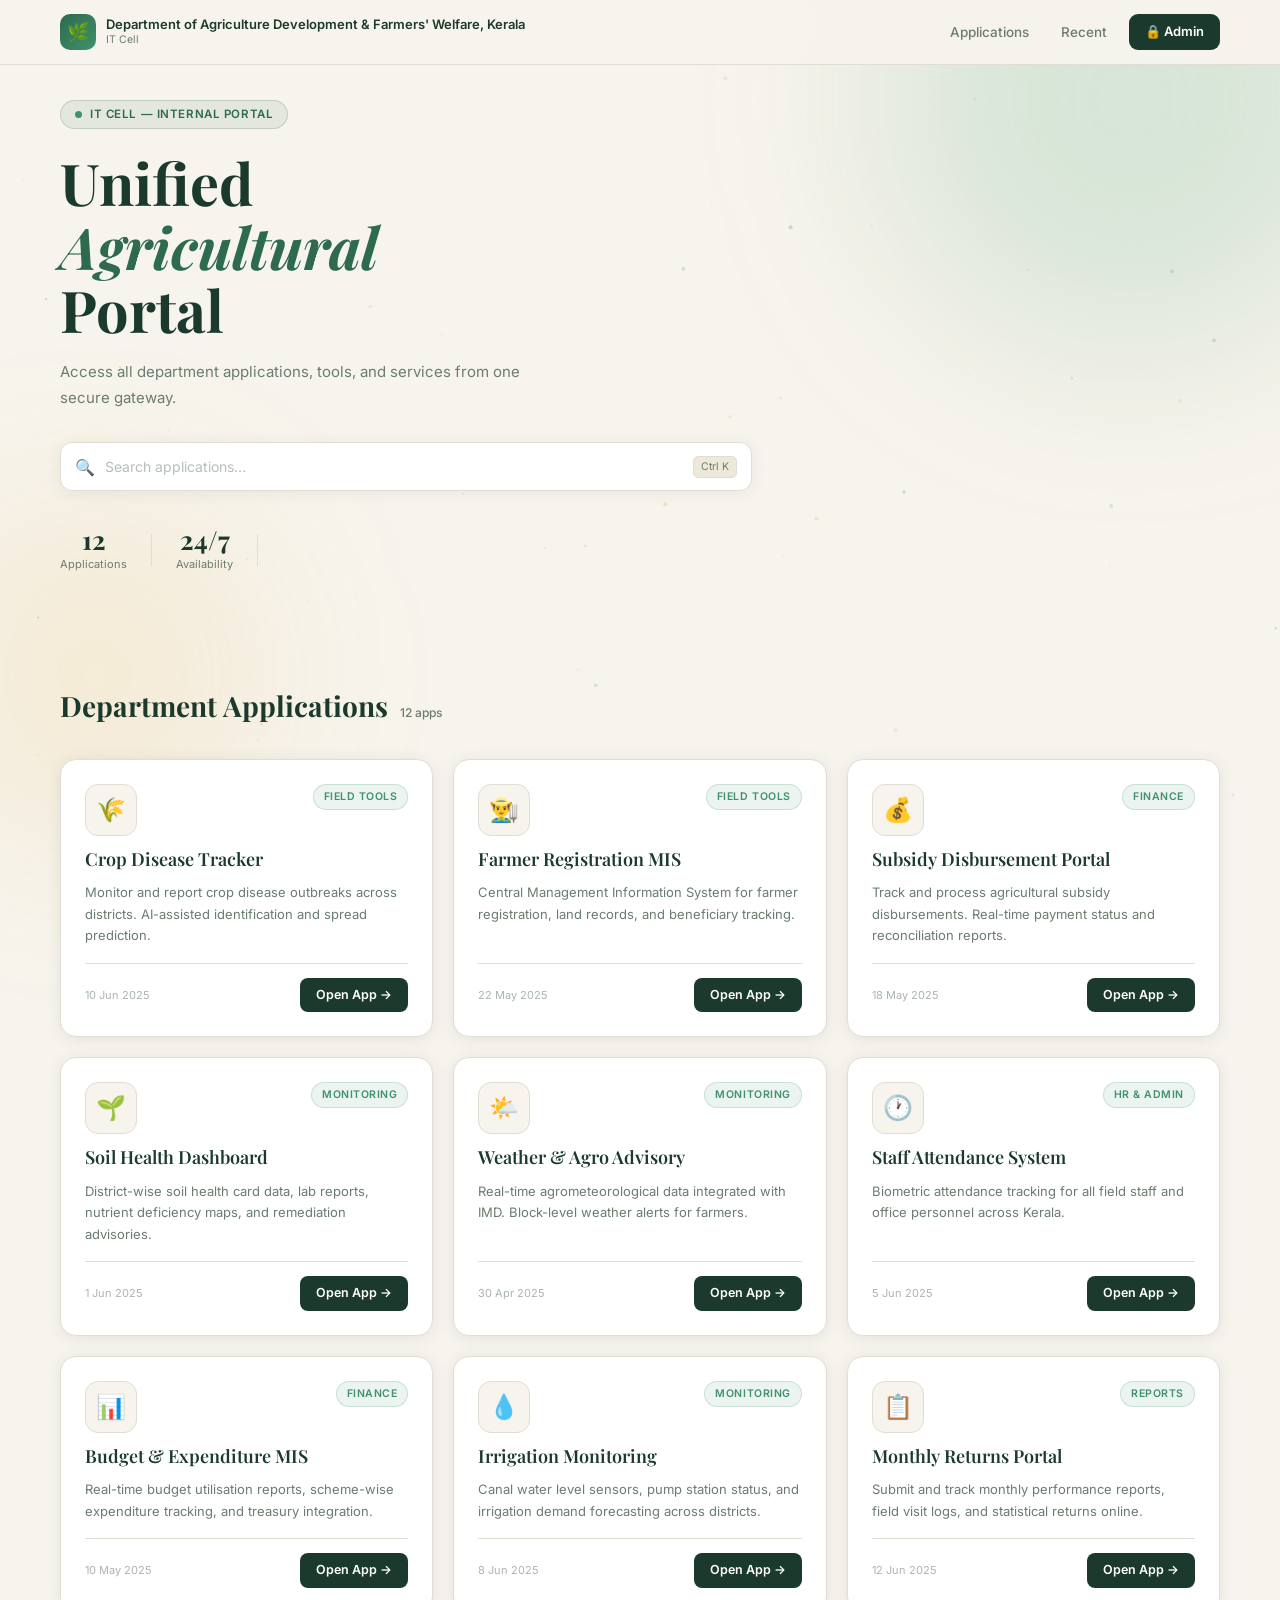
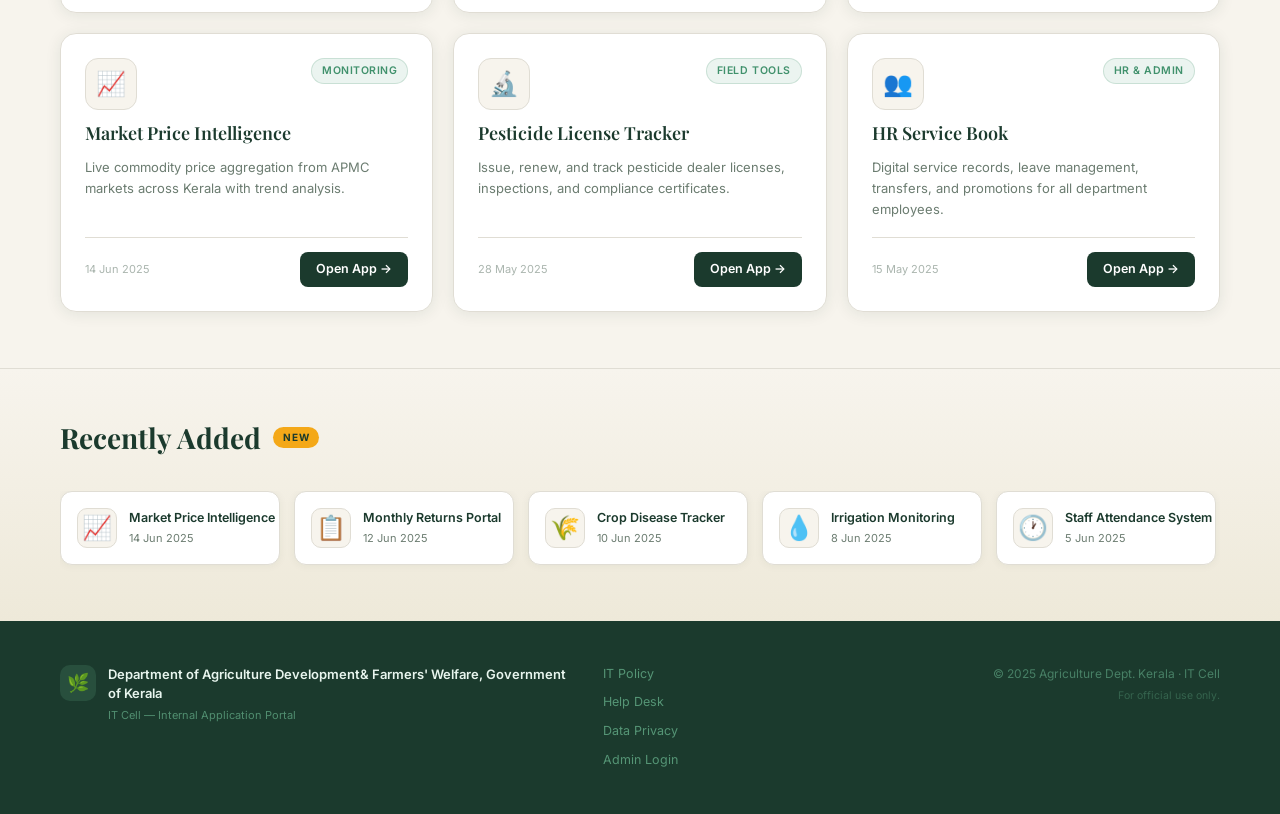
<file: index.html>
<!DOCTYPE html>
<html lang="en">
<head>
  <meta charset="UTF-8" />
  <meta name="viewport" content="width=device-width, initial-scale=1.0"/>
  <title>AgriTech Portal — Agriculture Department IT Cell</title>
  <link rel="preconnect" href="https://fonts.googleapis.com"/>
  <link rel="preconnect" href="https://fonts.gstatic.com" crossorigin/>
  <link href="https://fonts.googleapis.com/css2?family=Inter:wght@300;400;500;600;700&family=Playfair+Display:ital,wght@0,600;0,700;1,600&display=swap" rel="stylesheet"/>
  <style>
    :root {
      --forest:#1b3a2d; --leaf:#2d6a4f; --sage:#40916c; --mint:#74c69d;
      --light-mint:#d8f3dc; --gold:#c8960c; --amber:#f4a818;
      --cream:#f7f4ed; --sand:#ede8d8; --white:#ffffff;
      --ink:#111a14; --gray:#6b7c70; --line:#e0ddd4;
      --card-shadow:0 2px 16px rgba(27,58,45,0.09);
      --card-shadow-hover:0 12px 40px rgba(27,58,45,0.18);
      --radius:16px;
      --font:'Inter',-apple-system,BlinkMacSystemFont,'Segoe UI',sans-serif;
      --font-display:'Playfair Display',Georgia,'Times New Roman',serif;
    }
    *,*::before,*::after{box-sizing:border-box;margin:0;padding:0;}
    html{scroll-behavior:smooth;-webkit-text-size-adjust:100%;}
    body{font-family:var(--font);background:var(--cream);color:var(--ink);overflow-x:hidden;min-height:100vh;line-height:1.5;}
    img{display:block;max-width:100%;}
    a{color:inherit;text-decoration:none;}
    button{font-family:var(--font);cursor:pointer;}

    /* Background canvas */
    #bgCanvas{position:fixed;top:0;left:0;width:100%;height:100%;z-index:0;pointer-events:none;opacity:0.5;}
    .bg-blob{position:fixed;border-radius:50%;filter:blur(90px);pointer-events:none;z-index:0;}
    .bg-blob-1{width:500px;height:500px;background:radial-gradient(circle,#74c69d44,#2d6a4f22);top:-150px;right:-100px;animation:blobDrift1 20s ease-in-out infinite;}
    .bg-blob-2{width:350px;height:350px;background:radial-gradient(circle,#f4a81822,#c8960c11);bottom:50px;left:-80px;animation:blobDrift2 25s ease-in-out infinite;}
    @keyframes blobDrift1{0%,100%{transform:translate(0,0) scale(1)}50%{transform:translate(-30px,50px) scale(1.08)}}
    @keyframes blobDrift2{0%,100%{transform:translate(0,0) scale(1)}50%{transform:translate(40px,-30px) scale(0.92)}}

    .container{max-width:1200px;margin:0 auto;padding:0 20px;position:relative;z-index:2;}

    /* ---- HEADER ---- */
    .header{position:fixed;top:0;left:0;right:0;z-index:100;background:rgba(247,244,237,0.93);backdrop-filter:blur(16px);-webkit-backdrop-filter:blur(16px);border-bottom:1px solid var(--line);transition:box-shadow 0.3s;}
    .header.scrolled{box-shadow:0 2px 24px rgba(27,58,45,0.10);}
    .header-inner{max-width:1200px;margin:0 auto;padding:0 20px;height:64px;display:flex;align-items:center;gap:16px;}

    .logo-block{display:flex;align-items:center;gap:10px;flex-shrink:0;text-decoration:none;}
    .logo-icon{width:36px;height:36px;min-width:36px;background:linear-gradient(135deg,var(--leaf),var(--sage));border-radius:10px;display:flex;align-items:center;justify-content:center;font-size:18px;line-height:1;}
    .logo-text-block{display:flex;flex-direction:column;gap:1px;}
    .logo-dept{font-size:13px;font-weight:600;color:var(--forest);white-space:nowrap;line-height:1.2;}
    .logo-sub{font-size:10.5px;color:var(--gray);white-space:nowrap;line-height:1.2;}

    .header-nav{display:flex;align-items:center;gap:4px;margin-left:auto;}
    .nav-link{color:var(--gray);font-size:13.5px;font-weight:500;padding:7px 14px;border-radius:8px;transition:all 0.18s;white-space:nowrap;}
    .nav-link:hover{color:var(--forest);background:var(--sand);}
    .nav-admin{display:flex;align-items:center;gap:6px;background:var(--forest);color:#fff;font-size:13px;font-weight:600;padding:8px 16px;border-radius:9px;transition:all 0.18s;white-space:nowrap;margin-left:4px;text-decoration:none;}
    .nav-admin:hover{background:var(--leaf);transform:translateY(-1px);}

    .hamburger{display:none;flex-direction:column;gap:5px;background:none;border:none;padding:6px;margin-left:auto;}
    .hamburger span{display:block;width:22px;height:2px;background:var(--forest);border-radius:2px;transition:all 0.25s;}
    .mobile-nav{display:none;flex-direction:column;padding:10px 20px 16px;border-top:1px solid var(--line);background:var(--cream);gap:2px;}
    .mobile-nav.open{display:flex;}
    .mobile-nav a{color:var(--forest);font-size:14px;font-weight:500;padding:10px 0;border-bottom:1px solid var(--line);text-decoration:none;}
    .mobile-nav a:last-child{border-bottom:none;}

    /* ---- HERO ---- */
    .hero{position:relative;z-index:2;padding:100px 0 64px;}
    .hero-inner{max-width:1200px;margin:0 auto;padding:0 20px;display:grid;grid-template-columns:1fr 420px;align-items:center;gap:48px;}

    .hero-badge{display:inline-flex;align-items:center;gap:8px;background:rgba(45,106,79,0.09);border:1px solid rgba(45,106,79,0.2);color:var(--leaf);font-size:11.5px;font-weight:600;letter-spacing:0.05em;text-transform:uppercase;padding:5px 14px;border-radius:50px;margin-bottom:22px;animation:fadeUp 0.5s ease both;}
    .badge-pulse{width:7px;height:7px;background:var(--sage);border-radius:50%;animation:pulse 2s ease infinite;flex-shrink:0;}
    @keyframes pulse{0%,100%{opacity:1;transform:scale(1)}50%{opacity:0.4;transform:scale(1.5)}}

    .hero-title{font-family:var(--font-display);font-size:clamp(36px,4.5vw,60px);line-height:1.1;color:var(--forest);margin-bottom:18px;animation:fadeUp 0.5s 0.08s ease both;}
    .hero-title em{font-style:italic;color:var(--leaf);}
    .hero-desc{font-size:15px;color:var(--gray);line-height:1.7;max-width:460px;margin-bottom:32px;animation:fadeUp 0.5s 0.16s ease both;}

    .search-box{display:flex;align-items:center;gap:10px;background:var(--white);border:1.5px solid var(--line);border-radius:12px;padding:4px 14px;margin-bottom:36px;box-shadow:0 2px 16px rgba(27,58,45,0.07);transition:border-color 0.2s,box-shadow 0.2s;animation:fadeUp 0.5s 0.22s ease both;}
    .search-box:focus-within{border-color:var(--mint);box-shadow:0 0 0 3px rgba(116,198,157,0.2);}
    .search-box-icon{color:var(--gray);font-size:16px;flex-shrink:0;line-height:1;}
    .search-box input{flex:1;border:none;outline:none;background:transparent;font-family:var(--font);font-size:14px;color:var(--ink);padding:11px 0;}
    .search-box input::placeholder{color:#b5bfb8;}
    .search-shortcut{font-size:10.5px;color:var(--gray);background:var(--sand);border:1px solid var(--line);border-radius:5px;padding:2px 7px;white-space:nowrap;flex-shrink:0;}

    .hero-stats{display:flex;align-items:center;gap:24px;animation:fadeUp 0.5s 0.3s ease both;}
    .hero-stat{text-align:center;}
    .hero-stat-num{display:block;font-family:var(--font-display);font-size:26px;color:var(--forest);line-height:1;font-weight:700;}
    .hero-stat-lbl{font-size:11px;color:var(--gray);margin-top:3px;display:block;}
    .stat-sep{width:1px;height:32px;background:var(--line);flex-shrink:0;}

    /* Hero right panel */
    .hero-visual{animation:fadeUp 0.5s 0.2s ease both;}
    .visual-card{background:var(--white);border:1.5px solid var(--line);border-radius:20px;padding:24px;box-shadow:var(--card-shadow);}
    .vc-header{display:flex;align-items:center;gap:8px;margin-bottom:20px;}
    .vc-dot{width:10px;height:10px;border-radius:50%;flex-shrink:0;}
    .vc-title{font-size:12px;font-weight:600;color:var(--gray);letter-spacing:0.04em;text-transform:uppercase;margin-left:4px;}
    .vc-grid{display:grid;grid-template-columns:repeat(3,1fr);gap:10px;}
    .vc-item{background:var(--cream);border:1px solid var(--line);border-radius:12px;padding:16px 10px;display:flex;flex-direction:column;align-items:center;gap:8px;transition:all 0.22s ease;cursor:default;}
    .vc-item:hover{background:var(--light-mint);border-color:var(--mint);transform:translateY(-3px);}
    .vc-emoji{font-size:24px;line-height:1;}
    .vc-label{font-size:10px;font-weight:600;color:var(--gray);text-align:center;line-height:1.3;}
    .vc-status{display:flex;align-items:center;justify-content:space-between;margin-top:16px;padding-top:16px;border-top:1px solid var(--line);}
    .vc-status-text{font-size:11.5px;color:var(--gray);}
    .vc-status-badge{display:flex;align-items:center;gap:5px;font-size:11px;font-weight:600;color:var(--sage);background:rgba(64,145,108,0.1);padding:3px 10px;border-radius:50px;}
    .vc-online-dot{width:6px;height:6px;background:var(--sage);border-radius:50%;animation:pulse 2s ease infinite;}

    @keyframes fadeUp{from{opacity:0;transform:translateY(18px)}to{opacity:1;transform:translateY(0)}}

    /* ---- FILTERS ---- */
    .filters-wrap{position:relative;z-index:2;background:var(--cream);border-bottom:1px solid var(--line);}
    .filters-inner{max-width:1200px;margin:0 auto;padding:14px 20px;display:flex;gap:8px;overflow-x:auto;scrollbar-width:none;}
    .filters-inner::-webkit-scrollbar{display:none;}
    .filter-btn{background:var(--white);border:1.5px solid var(--line);color:var(--gray);font-size:13px;font-weight:500;padding:7px 18px;border-radius:50px;white-space:nowrap;transition:all 0.18s;}
    .filter-btn:hover{border-color:var(--mint);color:var(--leaf);}
    .filter-btn.active{background:var(--forest);border-color:var(--forest);color:#fff;}

    /* ---- APPS SECTION ---- */
    .apps-section{position:relative;z-index:2;padding:48px 0 56px;}
    .section-head{display:flex;align-items:baseline;gap:12px;margin-bottom:32px;}
    .section-title{font-family:var(--font-display);font-size:28px;color:var(--forest);}
    .apps-count-badge{font-size:12px;color:var(--gray);font-weight:500;}

    .apps-grid{display:grid;grid-template-columns:repeat(auto-fill,minmax(290px,1fr));gap:20px;}

    .app-card{background:var(--white);border:1.5px solid var(--line);border-radius:var(--radius);padding:24px;display:flex;flex-direction:column;gap:12px;transition:transform 0.25s cubic-bezier(0.34,1.4,0.64,1),box-shadow 0.25s ease,border-color 0.2s;box-shadow:var(--card-shadow);position:relative;overflow:hidden;animation:fadeUp 0.4s ease both;}
    .app-card::after{content:'';position:absolute;top:0;left:0;right:0;height:3px;background:linear-gradient(90deg,var(--sage),var(--amber));transform:scaleX(0);transform-origin:left;transition:transform 0.3s ease;border-radius:16px 16px 0 0;}
    .app-card:hover{transform:translateY(-5px);box-shadow:var(--card-shadow-hover);border-color:rgba(116,198,157,0.4);}
    .app-card:hover::after{transform:scaleX(1);}

    .card-row-top{display:flex;align-items:flex-start;justify-content:space-between;gap:12px;}
    .card-icon{width:52px;height:52px;min-width:52px;border-radius:13px;display:flex;align-items:center;justify-content:center;font-size:24px;line-height:1;border:1.5px solid var(--line);overflow:hidden;background:var(--cream);}
    .card-icon img{width:100%;height:100%;object-fit:cover;border-radius:11px;}
    .card-icon.auto-icon{font-family:var(--font);font-size:18px;font-weight:700;color:#fff;border:none;letter-spacing:-0.02em;}
    .card-cat{font-size:10.5px;font-weight:600;letter-spacing:0.05em;text-transform:uppercase;padding:4px 10px;border-radius:50px;background:rgba(64,145,108,0.1);color:var(--sage);border:1px solid rgba(64,145,108,0.2);white-space:nowrap;align-self:flex-start;}
    .card-name{font-family:var(--font-display);font-size:18px;font-weight:600;color:var(--forest);line-height:1.25;}
    .card-desc{font-size:13px;color:var(--gray);line-height:1.65;flex:1;}
    .card-footer{display:flex;align-items:center;justify-content:space-between;padding-top:14px;border-top:1px solid var(--line);margin-top:4px;}
    .card-date{font-size:11px;color:#aab5ae;}
    .card-btn{display:inline-flex;align-items:center;gap:5px;background:var(--forest);color:#fff;font-size:12.5px;font-weight:600;padding:8px 16px;border-radius:8px;border:none;transition:all 0.18s;text-decoration:none;white-space:nowrap;}
    .card-btn:hover{background:var(--leaf);transform:scale(1.04);}

    .loading-state{grid-column:1/-1;display:flex;flex-direction:column;align-items:center;gap:14px;padding:72px 0;color:var(--gray);font-size:14px;}
    .spinner{width:34px;height:34px;border:3px solid var(--line);border-top-color:var(--sage);border-radius:50%;animation:spin 0.75s linear infinite;}
    @keyframes spin{to{transform:rotate(360deg)}}
    .no-results{text-align:center;padding:72px 0;color:var(--gray);}
    .no-results-emoji{font-size:44px;margin-bottom:14px;}
    .no-results h3{font-family:var(--font-display);font-size:22px;color:var(--forest);margin-bottom:6px;}
    .no-results p{font-size:13px;}

    /* ---- RECENT ---- */
    .recent-section{position:relative;z-index:2;padding:48px 0;background:linear-gradient(180deg,var(--cream) 0%,#eee9d9 100%);border-top:1px solid var(--line);}
    .new-badge{font-size:10px;font-weight:700;letter-spacing:0.08em;text-transform:uppercase;background:var(--amber);color:var(--forest);padding:3px 10px;border-radius:50px;align-self:center;}
    .recent-scroll{display:flex;gap:14px;overflow-x:auto;padding-bottom:8px;scrollbar-width:thin;scrollbar-color:var(--line) transparent;-webkit-overflow-scrolling:touch;}
    .recent-card{flex-shrink:0;width:220px;background:var(--white);border:1.5px solid var(--line);border-radius:12px;padding:16px;display:flex;align-items:center;gap:12px;text-decoration:none;transition:all 0.22s ease;box-shadow:0 1px 8px rgba(27,58,45,0.05);}
    .recent-card:hover{transform:translateY(-4px);box-shadow:0 8px 24px rgba(27,58,45,0.12);border-color:var(--mint);}
    .recent-icon{width:40px;height:40px;min-width:40px;border-radius:10px;display:flex;align-items:center;justify-content:center;font-size:18px;line-height:1;border:1.5px solid var(--line);background:var(--cream);overflow:hidden;flex-shrink:0;}
    .recent-icon img{width:100%;height:100%;object-fit:cover;}
    .recent-icon.auto-icon{font-size:13px;font-weight:700;color:#fff;border:none;}
    .recent-name{font-size:12.5px;font-weight:600;color:var(--forest);white-space:nowrap;overflow:hidden;text-overflow:ellipsis;}
    .recent-date{font-size:11px;color:var(--gray);margin-top:2px;}

    /* ---- FOOTER ---- */
    .footer{background:var(--forest);position:relative;z-index:2;}
    .footer-inner{max-width:1200px;margin:0 auto;padding:44px 20px;display:grid;grid-template-columns:1fr auto 1fr;gap:32px;align-items:start;}
    .footer-brand{display:flex;align-items:flex-start;gap:12px;}
    .footer-logo-icon{width:36px;height:36px;min-width:36px;background:rgba(116,198,157,0.15);border-radius:10px;display:flex;align-items:center;justify-content:center;font-size:18px;line-height:1;}
    .footer-dept{font-size:13px;font-weight:600;color:#e8f5ee;}
    .footer-cell{font-size:11px;color:rgba(116,198,157,0.6);margin-top:3px;}
    .footer-links{display:flex;flex-direction:column;gap:10px;}
    .footer-links a{color:rgba(116,198,157,0.65);font-size:12.5px;text-decoration:none;transition:color 0.18s;}
    .footer-links a:hover{color:var(--mint);}
    .footer-right{text-align:right;}
    .footer-copy{font-size:12px;color:rgba(116,198,157,0.5);}
    .footer-note{font-size:10.5px;color:rgba(116,198,157,0.3);margin-top:5px;}

    /* ---- RESPONSIVE ---- */
    @media(max-width:900px){
      .hero-inner{grid-template-columns:1fr;}
      .hero-visual{display:none;}
      .footer-inner{grid-template-columns:1fr;gap:24px;}
      .footer-right{text-align:left;}
    }
    @media(max-width:640px){
      .header-nav{display:none;}
      .hamburger{display:flex;}
      .apps-grid{grid-template-columns:1fr;}
      .hero-title{font-size:34px;}
      .search-shortcut{display:none;}
      .footer-links{flex-direction:row;flex-wrap:wrap;gap:12px 20px;}
    }
  </style>
</head>
<body>

<canvas id="bgCanvas"></canvas>
<div class="bg-blob bg-blob-1"></div>
<div class="bg-blob bg-blob-2"></div>

<!-- HEADER -->
<header class="header" id="mainHeader">
  <div class="header-inner">
    <a href="index.html" class="logo-block">
      <div class="logo-icon">🌿</div>
      <div class="logo-text-block">
        <span class="logo-dept">Department of Agriculture Development & Farmers' Welfare, Kerala</span>
        <span class="logo-sub">IT Cell</span>
      </div>
    </a>
    <nav class="header-nav">
      <a href="#apps" class="nav-link">Applications</a>
      <a href="#recent" class="nav-link">Recent</a>
      <a href="admin/login.html" class="nav-admin">🔒 Admin</a>
    </nav>
    <button class="hamburger" id="hamburger" aria-label="Menu">
      <span></span><span></span><span></span>
    </button>
  </div>
  <div class="mobile-nav" id="mobileNav">
    <a href="#apps">Applications</a>
    <a href="#recent">Recently Added</a>
    <a href="admin/login.html">Admin Panel</a>
  </div>
  <meta http-equiv="Cache-Control" content="no-cache, no-store, must-revalidate">
  <meta http-equiv="Pragma" content="no-cache">
  <meta http-equiv="Expires" content="0">
</header>

<!-- HERO -->
<section class="hero">
  <div class="hero-inner">
    <div>
      <div class="hero-badge"><span class="badge-pulse"></span>IT Cell — Internal Portal</div>
      <h1 class="hero-title"> Unified<br><em>Agricultural</em><br>Portal</h1>
      <p class="hero-desc">Access all department applications, tools, and services from one secure gateway. </p>
      <div class="search-box">
        <span class="search-box-icon">🔍</span>
        <input type="text" id="searchInput" placeholder="Search applications…" autocomplete="off"/>
        <span class="search-shortcut">Ctrl K</span>
      </div>
      <div class="hero-stats">
        <div class="hero-stat">
          <span class="hero-stat-num" id="statAppsNum">0</span>
          <span class="hero-stat-lbl">Applications</span>
        </div>
        <div class="stat-sep"></div>
        <div class="hero-stat">
          <span class="hero-stat-num">24/7</span>
          <span class="hero-stat-lbl">Availability</span>
        </div>
        <div class="stat-sep"></div>
      </div>
    </div>


</section>

<!-- APPS GRID -->
<section class="apps-section">
  <div class="container">
    <div class="section-head">
      <h2 class="section-title">Department Applications</h2>
      <span class="apps-count-badge" id="appsCount">Loading…</span>
    </div>
    <div class="apps-grid" id="appsGrid">
      <div class="loading-state"><div class="spinner"></div><p>Loading applications…</p></div>
    </div>
    <div class="no-results" id="noResults" style="display:none;">
      <div class="no-results-emoji">🔍</div>
      <h3>No applications found</h3>
      <p>Try a different search or category filter</p>
    </div>
  </div>
</section>

<!-- RECENTLY ADDED -->
<section class="recent-section" id="recent">
  <div class="container">
    <div class="section-head">
      <h2 class="section-title">Recently Added</h2>
      <span class="new-badge">New</span>
    </div>
    <div class="recent-scroll" id="recentScroll"></div>
  </div>
</section>

<!-- FOOTER -->
<footer class="footer">
  <div class="footer-inner">
    <div class="footer-brand">
      <div class="footer-logo-icon">🌿</div>
      <div>
        <p class="footer-dept">Department of Agriculture Development& Farmers' Welfare, Government of Kerala</p>
        <p class="footer-cell">IT Cell — Internal Application Portal</p>
      </div>
    </div>
    <div class="footer-links">
      <a href="#">IT Policy</a>
      <a href="#">Help Desk</a>
      <a href="#">Data Privacy</a>
      <a href="admin/login.html">Admin Login</a>
    </div>
    <div class="footer-right">
      <p class="footer-copy">© 2025 Agriculture Dept. Kerala · IT Cell</p>
      <p class="footer-note">For official use only.</p>
    </div>
  </div>
</footer>

<script src="js/data.js"></script>
<script src="js/app.js"></script>
</body>
</html>
</file>
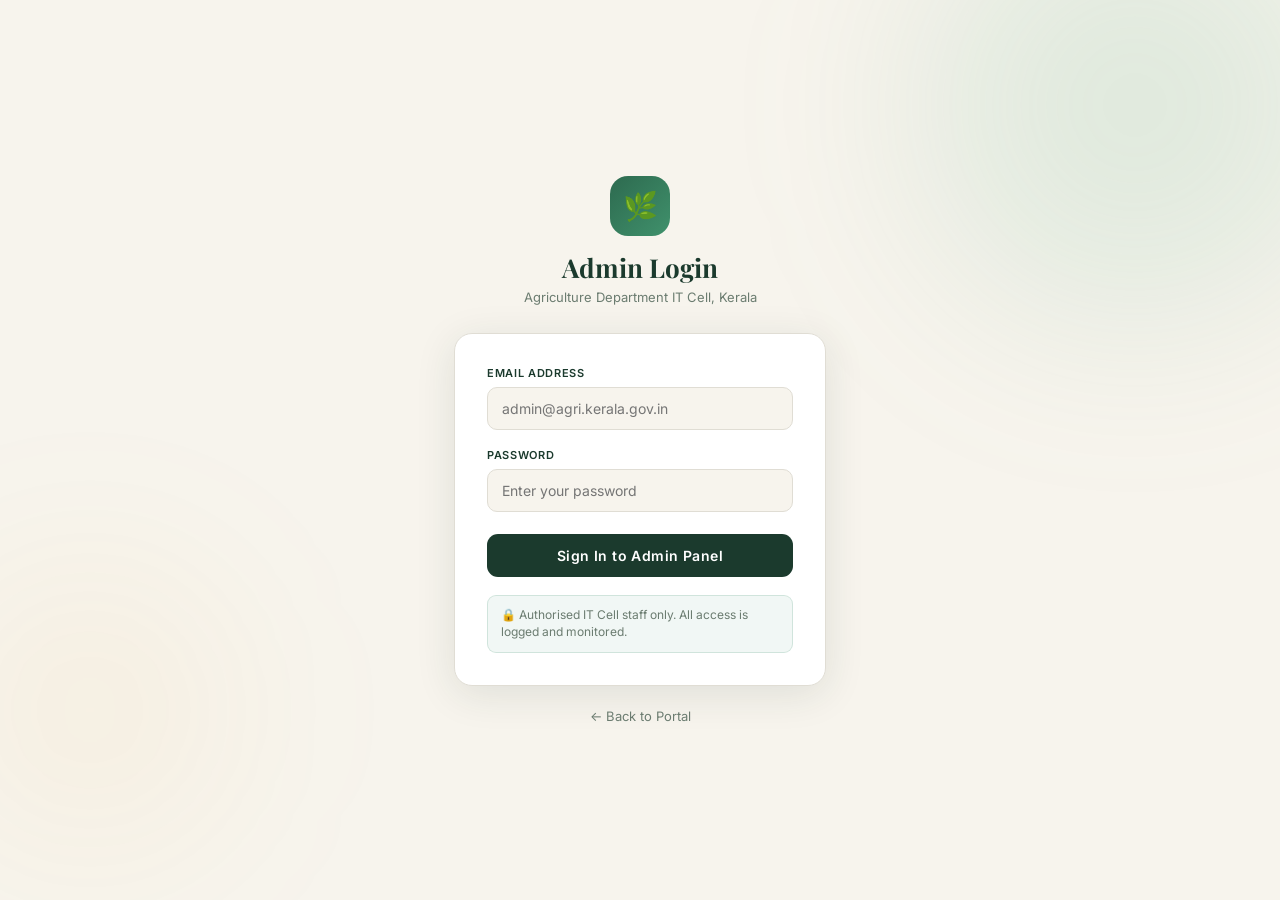
<file: admin/login.html>
<!DOCTYPE html>
<html lang="en">
<head>
  <meta charset="UTF-8">
  <meta name="viewport" content="width=device-width, initial-scale=1.0">
  <title>Admin Login — AgriTech Portal</title>
  <link rel="preconnect" href="https://fonts.googleapis.com">
  <link rel="preconnect" href="https://fonts.gstatic.com" crossorigin>
  <link href="https://fonts.googleapis.com/css2?family=Inter:wght@300;400;500;600;700&family=Playfair+Display:ital,wght@0,600;1,600&display=swap" rel="stylesheet">
  <style>
    :root {
      --forest: #1b3a2d; --leaf: #2d6a4f; --sage: #40916c; --mint: #74c69d;
      --cream: #f7f4ed; --sand: #ede8d8; --white: #ffffff;
      --ink: #111a14; --gray: #6b7c70; --line: #e0ddd4;
      --font: Inter, -apple-system, BlinkMacSystemFont, "Segoe UI", sans-serif;
      --font-display: "Playfair Display", Georgia, serif;
    }
    *, *::before, *::after { box-sizing: border-box; margin: 0; padding: 0; }
    html, body { height: 100%; }
    body {
      font-family: var(--font); background: var(--cream); color: var(--ink);
      display: flex; align-items: center; justify-content: center;
      min-height: 100vh; overflow: hidden;
    }
    .bg-blob { position: fixed; border-radius: 50%; filter: blur(90px); pointer-events: none; z-index: 0; }
    .bg-blob-1 { width: 450px; height: 450px; background: radial-gradient(circle, #74c69d33, #2d6a4f11); top: -120px; right: -80px; animation: bd1 20s ease-in-out infinite; }
    .bg-blob-2 { width: 300px; height: 300px; background: radial-gradient(circle, #f4a81811, #c8960c08); bottom: 40px; left: -60px; animation: bd2 25s ease-in-out infinite; }
    @keyframes bd1 { 0%,100%{transform:translate(0,0)} 50%{transform:translate(-20px,30px)} }
    @keyframes bd2 { 0%,100%{transform:translate(0,0)} 50%{transform:translate(30px,-20px)} }

    .login-wrap { position: relative; z-index: 2; width: 100%; max-width: 420px; padding: 24px; animation: fadeUp 0.45s ease both; }
    @keyframes fadeUp { from{opacity:0;transform:translateY(20px)} to{opacity:1;transform:translateY(0)} }

    .login-logo { text-align: center; margin-bottom: 28px; }
    .login-emblem {
      width: 60px; height: 60px;
      background: linear-gradient(135deg, var(--leaf), var(--sage));
      border-radius: 18px; display: inline-flex; align-items: center;
      justify-content: center; font-size: 28px; line-height: 1; margin-bottom: 14px;
    }
    .login-logo h2 { font-family: var(--font-display); font-size: 26px; color: var(--forest); margin-bottom: 4px; }
    .login-logo p  { font-size: 13px; color: var(--gray); }

    .login-card {
      background: var(--white); border: 1.5px solid var(--line);
      border-radius: 18px; padding: 32px;
      box-shadow: 0 8px 40px rgba(27,58,45,0.11);
    }
    .error-box {
      background: #fff5f5; border: 1px solid #fca5a5; color: #dc2626;
      font-size: 13px; padding: 12px 14px; border-radius: 10px;
      margin-bottom: 18px; display: none;
    }
    .form-group { margin-bottom: 18px; }
    .form-label { display: block; font-size: 11px; font-weight: 600; color: var(--forest); letter-spacing: 0.06em; text-transform: uppercase; margin-bottom: 7px; }
    .form-input {
      width: 100%; padding: 12px 14px; font-family: var(--font); font-size: 14px; color: var(--ink);
      background: var(--cream); border: 1.5px solid var(--line); border-radius: 10px;
      outline: none; transition: border-color 0.2s, box-shadow 0.2s;
    }
    .form-input:focus { border-color: var(--mint); box-shadow: 0 0 0 3px rgba(116,198,157,0.2); }
    .login-btn {
      width: 100%; padding: 13px; background: var(--forest); color: #fff;
      font-family: var(--font); font-size: 14px; font-weight: 600;
      border: none; border-radius: 11px; cursor: pointer; transition: all 0.2s;
      letter-spacing: 0.03em; margin-top: 4px;
    }
    .login-btn:hover   { background: var(--leaf); transform: translateY(-1px); }
    .login-btn:active  { transform: translateY(0); }
    .login-btn:disabled { opacity: 0.6; cursor: not-allowed; transform: none; }
    .security-note {
      display: flex; align-items: center; gap: 8px;
      margin-top: 18px; padding: 11px 13px;
      background: rgba(64,145,108,0.07); border: 1px solid rgba(64,145,108,0.18);
      border-radius: 9px; font-size: 12px; color: var(--gray); line-height: 1.4;
    }
    .back-link { display: block; text-align: center; margin-top: 22px; color: var(--gray); font-size: 13px; text-decoration: none; transition: color 0.18s; }
    .back-link:hover { color: var(--leaf); }
  </style>
</head>
<body>
  <div class="bg-blob bg-blob-1"></div>
  <div class="bg-blob bg-blob-2"></div>

  <div class="login-wrap">
    <div class="login-logo">
      <div class="login-emblem">🌿</div>
      <h2>Admin Login</h2>
      <p>Agriculture Department IT Cell, Kerala</p>
    </div>

    <div class="login-card">
      <div class="error-box" id="errorBox">Invalid email or password. Please try again.</div>
      <div class="form-group">
        <label class="form-label" for="email">Email Address</label>
        <input type="email" id="email" class="form-input" placeholder="admin@agri.kerala.gov.in" autocomplete="username">
      </div>
      <div class="form-group">
        <label class="form-label" for="password">Password</label>
        <input type="password" id="password" class="form-input" placeholder="Enter your password" autocomplete="current-password">
      </div>
      <button class="login-btn" id="loginBtn" onclick="doLogin()">Sign In to Admin Panel</button>
      <div class="security-note">
        🔒 Authorised IT Cell staff only. All access is logged and monitored.
      </div>
    </div>
    <a href="../index.html" class="back-link">← Back to Portal</a>
  </div>

  <script>
    // ── Config ──────────────────────────────────────────────────────────
    const API_URL        = "https://script.google.com/macros/s/AKfycbwTFslOra6l_N082o_aYOnKqTEEYeB0DiFtkAbz-QyPZ7qWRCBl8zeYocqQQmONGHAGpA/exec";
    const ADMIN_EMAIL    = "admin@agri.kerala.gov.in";
    const ADMIN_PASSWORD = "AgriAdmin@2025";

    // Pre-fill remembered email
    const remembered = localStorage.getItem("agri_admin_email");
    if (remembered) document.getElementById("email").value = remembered;

    // ── Local admin list (reads from localStorage, falls back to hardcoded) ──
    function getLocalAdminList() {
      try {
        const raw = localStorage.getItem("agri_admin_users");
        if (raw) return JSON.parse(raw);
      } catch (e) {}
      return [{ email: ADMIN_EMAIL, password: ADMIN_PASSWORD, name: "Super Admin", role: "superadmin" }];
    }

    // ── Login ────────────────────────────────────────────────────────────
    async function doLogin() {
      const email  = document.getElementById("email").value.trim();
      const pass   = document.getElementById("password").value;
      const errEl  = document.getElementById("errorBox");
      const btn    = document.getElementById("loginBtn");

      errEl.style.display = "none";
      if (!email || !pass) {
        errEl.style.display = "block";
        errEl.textContent   = "Please enter both email and password.";
        return;
      }

      btn.disabled    = true;
      btn.textContent = "Signing in…";

      let apiSuccess = false;

      // STEP 1: Try Apps Script API first
      try {
        const res  = await fetch(API_URL, {
          method:  "POST",
          headers: { "Content-Type": "text/plain" },
          body:    JSON.stringify({ action: "login", email, password: pass }),
        });
        const data = await res.json();

        if (data.success) {
          localStorage.setItem("agri_admin_session", JSON.stringify({
            email,
            token: data.token,
            name: data.name || email,
            ts: Date.now(),
          }));
          localStorage.setItem("agri_admin_email", email);
          btn.textContent = "✓ Redirecting…";
          setTimeout(() => { window.location.href = "panel.html"; }, 500);
          apiSuccess = true;
          return;
        }

        console.warn("API auth: credentials not found in sheet, trying local fallback");
      } catch (err) {
        console.warn("API unreachable, trying local fallback:", err.message);
      }

      if (apiSuccess) return;

      // STEP 2: Local fallback
      const admins = getLocalAdminList();
      const matched = admins.find(a => a.email === email && a.password === pass);

      if (matched) {
        localStorage.setItem("agri_admin_session", JSON.stringify({
          email,
          token: "",
          name: matched.name || email,
          ts: Date.now(),
        }));
        localStorage.setItem("agri_admin_email", email);
        btn.textContent = "✓ Redirecting…";
        setTimeout(() => { window.location.href = "panel.html"; }, 500);
      } else {
        errEl.style.display = "block";
        errEl.textContent   = "Invalid email or password. Please try again.";
        document.getElementById("password").value = "";
        document.getElementById("password").focus();
        btn.disabled    = false;
        btn.textContent = "Sign In to Admin Panel";
      }
    }

    document.addEventListener("keydown", e => {
      if (e.key === "Enter") doLogin();
    });
  </script>
</body>
</html>
</file>
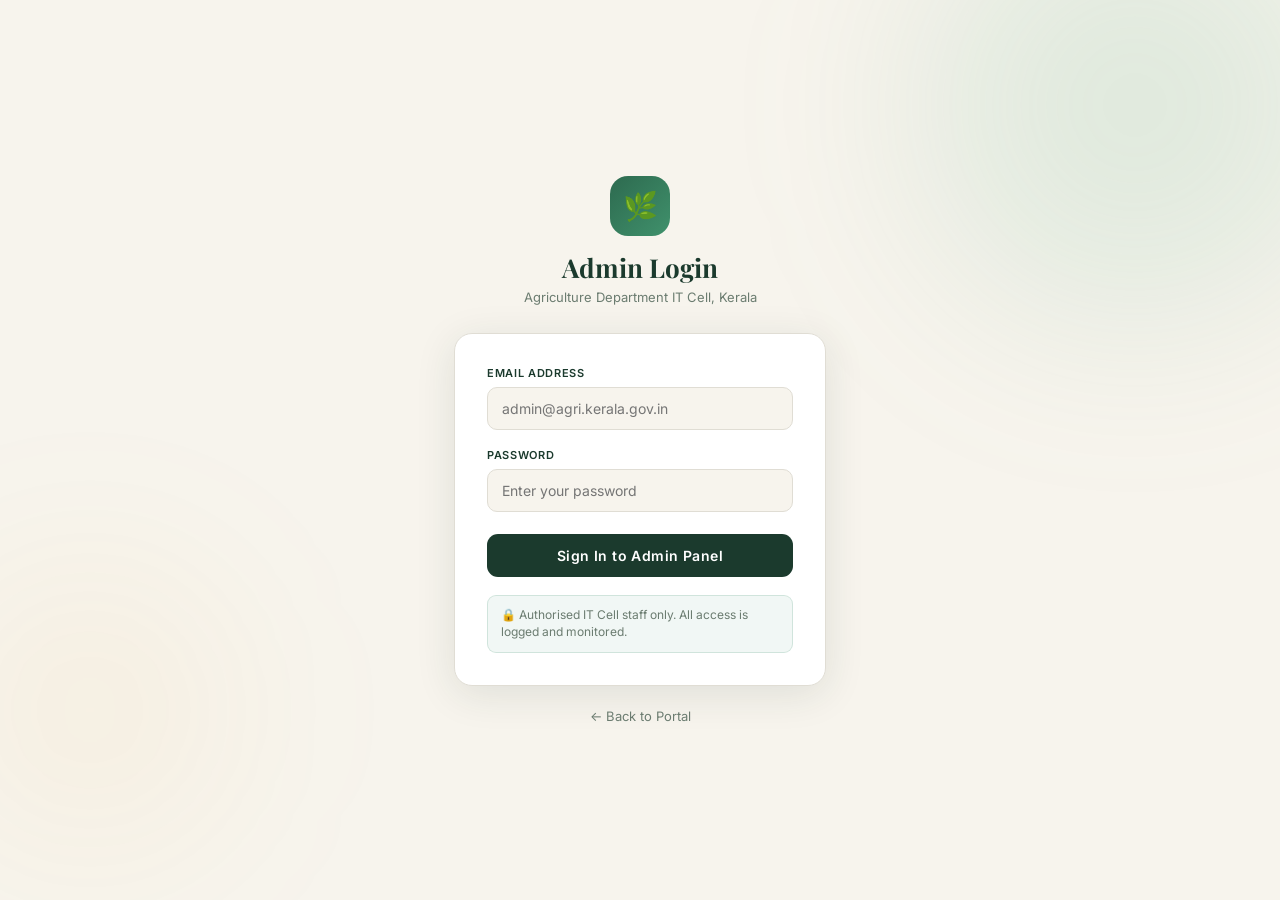
<file: admin/panel.html>
<!DOCTYPE html>
<html lang="en">
<head>
<meta charset="UTF-8">
<meta name="viewport" content="width=device-width, initial-scale=1.0">
<title>Admin Panel — AgriTech Portal</title>
<link rel="preconnect" href="https://fonts.googleapis.com">
<link href="https://fonts.googleapis.com/css2?family=Sora:wght@300;400;500;600;700&family=DM+Serif+Display:ital@0;1&display=swap" rel="stylesheet">
<style>
:root{--forest:#1a3a2a;--leaf:#2d6a4f;--sage:#52b788;--mint:#95d5b2;--gold:#d4a017;--cream:#f8f4e8;--sand:#ede8d8;--ink:#0f1f15;--muted:#5a6e5e;--line:rgba(45,106,79,0.15);--radius:14px;--font-body:'Sora',system-ui,sans-serif;--font-display:'DM Serif Display',Georgia,serif}
*,*::before,*::after{box-sizing:border-box;margin:0;padding:0}
body{font-family:var(--font-body);background:#f0ede4;color:var(--ink);min-height:100vh}
.layout{display:flex;min-height:100vh}
.sidebar{width:240px;flex-shrink:0;background:var(--forest);display:flex;flex-direction:column;position:fixed;top:0;left:0;bottom:0;z-index:50}
.sidebar-brand{padding:24px 20px;border-bottom:1px solid rgba(255,255,255,0.08);display:flex;align-items:center;gap:10px}
.brand-icon{font-size:22px}
.brand-label{font-size:13px;font-weight:600;color:var(--cream);line-height:1.3}
.brand-sub{font-size:10px;color:rgba(149,213,178,0.6);display:block}
.sidebar-nav{flex:1;padding:16px 10px;display:flex;flex-direction:column;gap:4px}
.nav-item{display:flex;align-items:center;gap:10px;padding:10px 12px;border-radius:10px;color:rgba(149,213,178,0.7);font-size:13px;font-weight:500;cursor:pointer;transition:all 0.2s;border:none;background:none;width:100%;text-align:left}
.nav-item:hover{background:rgba(255,255,255,0.06);color:var(--mint)}
.nav-item.active{background:rgba(82,183,136,0.18);color:var(--mint)}
.nav-item .ni{font-size:16px}
.sidebar-foot{padding:16px 10px;border-top:1px solid rgba(255,255,255,0.08)}
.admin-info{display:flex;align-items:center;gap:10px;padding:10px 12px;background:rgba(255,255,255,0.05);border-radius:10px;margin-bottom:8px}
.admin-avatar{width:32px;height:32px;background:linear-gradient(135deg,var(--sage),var(--gold));border-radius:50%;display:flex;align-items:center;justify-content:center;font-size:12px;font-weight:700;color:#fff;flex-shrink:0}
.admin-name{font-size:12px;color:var(--cream);font-weight:500;overflow:hidden;text-overflow:ellipsis;white-space:nowrap;max-width:130px}
.admin-role{font-size:10px;color:rgba(149,213,178,0.5)}
.logout-btn{width:100%;padding:9px;background:rgba(255,255,255,0.06);border:1px solid rgba(255,255,255,0.1);border-radius:9px;color:rgba(149,213,178,0.7);font-family:var(--font-body);font-size:12px;cursor:pointer;transition:all 0.2s}
.logout-btn:hover{background:rgba(220,38,38,0.15);color:#fca5a5;border-color:rgba(220,38,38,0.3)}
.main{margin-left:240px;flex:1;padding:32px}
.page-header{display:flex;align-items:center;justify-content:space-between;margin-bottom:32px;gap:16px}
.page-title{font-family:var(--font-display);font-size:28px;color:var(--forest)}
.page-subtitle{font-size:13px;color:var(--muted);margin-top:2px}
.add-btn{display:inline-flex;align-items:center;gap:8px;background:var(--forest);color:var(--cream);font-family:var(--font-body);font-size:13px;font-weight:600;padding:11px 20px;border:none;border-radius:11px;cursor:pointer;transition:all 0.2s;white-space:nowrap}
.add-btn:hover{background:var(--leaf);transform:translateY(-1px)}
.stats-bar{display:grid;grid-template-columns:repeat(4,1fr);gap:16px;margin-bottom:32px}
.stat-card{background:#fff;border:1.5px solid var(--line);border-radius:14px;padding:20px;display:flex;align-items:center;gap:14px}
.stat-icon{width:44px;height:44px;border-radius:12px;display:flex;align-items:center;justify-content:center;font-size:20px;flex-shrink:0}
.stat-val{font-size:24px;font-family:var(--font-display);color:var(--forest)}
.stat-lbl{font-size:11px;color:var(--muted)}
.table-card{background:#fff;border:1.5px solid var(--line);border-radius:var(--radius);overflow:hidden;box-shadow:0 2px 16px rgba(26,58,42,0.06)}
.table-toolbar{display:flex;align-items:center;gap:12px;padding:16px 20px;border-bottom:1.5px solid var(--line)}
.table-search{flex:1;padding:9px 14px;font-family:var(--font-body);font-size:13px;color:var(--forest);background:var(--cream);border:1.5px solid var(--line);border-radius:9px;outline:none;transition:all 0.2s}
.table-search:focus{border-color:var(--sage);box-shadow:0 0 0 3px rgba(82,183,136,0.15)}
.table-wrap{overflow-x:auto}
table{width:100%;border-collapse:collapse}
th{text-align:left;font-size:11px;font-weight:600;letter-spacing:0.06em;text-transform:uppercase;color:var(--muted);padding:12px 20px;background:var(--cream);border-bottom:1.5px solid var(--line)}
td{padding:14px 20px;border-bottom:1px solid var(--line);vertical-align:middle}
tr:last-child td{border-bottom:none}
tr:hover td{background:rgba(82,183,136,0.03)}
.td-icon{width:38px;height:38px;border-radius:10px;display:flex;align-items:center;justify-content:center;font-size:18px;border:1.5px solid var(--line);overflow:hidden}
.td-icon img{width:100%;height:100%;object-fit:cover}
.td-icon.icon-auto{font-size:13px;font-weight:700;color:#fff}
.td-name{font-weight:600;font-size:13px;color:var(--forest)}
.td-desc{font-size:12px;color:var(--muted);max-width:220px;overflow:hidden;text-overflow:ellipsis;white-space:nowrap}
.td-url{font-size:12px;color:var(--sage);max-width:180px;overflow:hidden;text-overflow:ellipsis;white-space:nowrap}
.cat-pill{display:inline-block;font-size:10px;font-weight:600;letter-spacing:0.06em;text-transform:uppercase;padding:3px 10px;border-radius:50px;background:rgba(82,183,136,0.12);color:var(--leaf);border:1px solid rgba(82,183,136,0.25)}
.action-btns{display:flex;gap:6px}
.act-btn{padding:6px 12px;border-radius:7px;cursor:pointer;font-family:var(--font-body);font-size:11.5px;font-weight:600;border:1.5px solid;transition:all 0.2s}
.act-edit{background:rgba(82,183,136,0.08);color:var(--leaf);border-color:rgba(82,183,136,0.3)}
.act-edit:hover{background:rgba(82,183,136,0.18)}
.act-del{background:rgba(220,38,38,0.06);color:#dc2626;border-color:rgba(220,38,38,0.2)}
.act-del:hover{background:rgba(220,38,38,0.14)}
.empty-row td{text-align:center;padding:48px;color:var(--muted);font-size:14px}
.status-bar{font-size:11px;padding:6px 20px;background:rgba(82,183,136,0.07);border-bottom:1px solid var(--line);color:var(--muted);display:none}
.status-bar.visible{display:block}
.modal-overlay{display:none;position:fixed;inset:0;z-index:200;background:rgba(15,31,21,0.55);backdrop-filter:blur(6px);align-items:center;justify-content:center;padding:24px}
.modal-overlay.open{display:flex}
.modal{background:#fff;border-radius:20px;padding:32px;width:100%;max-width:540px;box-shadow:0 24px 80px rgba(26,58,42,0.22);animation:slideUp 0.3s ease;max-height:90vh;overflow-y:auto}
@keyframes slideUp{from{opacity:0;transform:translateY(20px)}to{opacity:1;transform:translateY(0)}}
.modal-head{display:flex;align-items:center;justify-content:space-between;margin-bottom:24px}
.modal-title{font-family:var(--font-display);font-size:22px;color:var(--forest)}
.modal-close{width:32px;height:32px;border-radius:8px;background:var(--cream);border:1.5px solid var(--line);cursor:pointer;font-size:18px;color:var(--muted);display:flex;align-items:center;justify-content:center}
.form-row{display:grid;grid-template-columns:1fr 1fr;gap:16px}
.form-group{margin-bottom:18px}
.form-label{display:block;font-size:11px;font-weight:600;color:var(--forest);letter-spacing:0.05em;text-transform:uppercase;margin-bottom:7px}
.form-input,.form-textarea,.form-select{width:100%;padding:11px 14px;font-family:var(--font-body);font-size:13.5px;color:var(--forest);background:var(--cream);border:1.5px solid var(--line);border-radius:10px;outline:none;transition:all 0.2s}
.form-textarea{min-height:90px;resize:vertical}
.form-input:focus,.form-textarea:focus,.form-select:focus{border-color:var(--sage);box-shadow:0 0 0 3px rgba(82,183,136,0.15)}
.form-help{font-size:11px;color:var(--muted);margin-top:5px}
.icon-preview-box{display:flex;align-items:center;gap:14px;padding:14px;background:var(--cream);border-radius:10px;margin-bottom:18px}
.icon-preview{width:52px;height:52px;border-radius:12px;display:flex;align-items:center;justify-content:center;font-size:24px;border:1.5px solid var(--line);flex-shrink:0;overflow:hidden}
.modal-actions{display:flex;gap:10px;justify-content:flex-end;margin-top:24px;padding-top:20px;border-top:1.5px solid var(--line)}
.btn-cancel{padding:10px 20px;background:var(--cream);border:1.5px solid var(--line);border-radius:10px;font-family:var(--font-body);font-size:13px;color:var(--muted);cursor:pointer}
.btn-cancel:hover{background:var(--sand)}
.btn-save{padding:10px 24px;background:var(--forest);color:var(--cream);border:none;border-radius:10px;font-family:var(--font-body);font-size:13px;font-weight:600;cursor:pointer}
.btn-save:hover{background:var(--leaf)}
.btn-save:disabled{opacity:0.6;cursor:not-allowed}
.toast{position:fixed;bottom:24px;right:24px;z-index:999;background:var(--forest);color:var(--cream);padding:14px 20px;border-radius:12px;font-size:13px;font-weight:500;box-shadow:0 8px 32px rgba(26,58,42,0.25);transform:translateY(80px);opacity:0;transition:all 0.3s ease}
.toast.show{transform:translateY(0);opacity:1}
.confirm-overlay{display:none;position:fixed;inset:0;z-index:300;background:rgba(15,31,21,0.6);backdrop-filter:blur(4px);align-items:center;justify-content:center}
.confirm-overlay.open{display:flex}
.confirm-box{background:#fff;border-radius:16px;padding:28px;width:340px;box-shadow:0 16px 60px rgba(26,58,42,0.2);text-align:center;animation:slideUp 0.25s ease}
.confirm-icon{font-size:36px;margin-bottom:12px}
.confirm-title{font-family:var(--font-display);font-size:20px;color:var(--forest);margin-bottom:8px}
.confirm-msg{font-size:13px;color:var(--muted);margin-bottom:24px;line-height:1.5}
.confirm-btns{display:flex;gap:10px}
.confirm-cancel{flex:1;padding:10px;background:var(--cream);border:1.5px solid var(--line);border-radius:10px;font-family:var(--font-body);font-size:13px;color:var(--muted);cursor:pointer}
.confirm-del{flex:1;padding:10px;background:#dc2626;color:#fff;border:none;border-radius:10px;font-family:var(--font-body);font-size:13px;font-weight:600;cursor:pointer}
@media(max-width:768px){.sidebar{width:60px}.brand-label,.admin-name,.admin-role,.nav-item span,.logout-btn{display:none}.main{margin-left:60px;padding:20px 16px}.stats-bar{grid-template-columns:repeat(2,1fr)}.form-row{grid-template-columns:1fr}}
</style>
</head>
<body>
<div class="layout">

<aside class="sidebar">
  <div class="sidebar-brand">
    <div class="brand-icon">&#127807;</div>
    <div><span class="brand-label">Admin Panel</span><span class="brand-sub">AgriTech Portal</span></div>
  </div>
  <nav class="sidebar-nav">
    <button class="nav-item active" id="navApps"><span class="ni">&#128203;</span><span>App Cards</span></button>
    <button class="nav-item" id="navAdmins"><span class="ni">&#128101;</span><span>Manage Admins</span></button>
    <button class="nav-item" id="navPortal"><span class="ni">&#127760;</span><span>View Portal</span></button>
  </nav>
  <div class="sidebar-foot">
    <div class="admin-info">
      <div class="admin-avatar" id="adminAvatar">A</div>
      <div><div class="admin-name" id="adminName">Admin</div><div class="admin-role">Super Admin</div></div>
    </div>
    <button class="logout-btn" id="btnLogout">Sign Out</button>
  </div>
</aside>

<main class="main">
  <div id="section-apps">
    <div class="page-header">
      <div><div class="page-title">Application Cards</div><div class="page-subtitle">Manage all portal application entries</div></div>
      <button class="add-btn" id="btnAddApp">&#65291; Add New App</button>
    </div>
    <div class="stats-bar">
      <div class="stat-card"><div class="stat-icon" style="background:rgba(45,106,79,0.1)">&#128203;</div><div><div class="stat-val" id="sTotal">0</div><div class="stat-lbl">Total Apps</div></div></div>
      <div class="stat-card"><div class="stat-icon" style="background:rgba(212,160,23,0.1)">&#128197;</div><div><div class="stat-val" id="sRecent">0</div><div class="stat-lbl">Added This Month</div></div></div>
      <div class="stat-card"><div class="stat-icon" style="background:rgba(82,183,136,0.1)">&#127991;</div><div><div class="stat-val" id="sCats">0</div><div class="stat-lbl">Categories</div></div></div>
      <div class="stat-card"><div class="stat-icon" style="background:rgba(99,102,241,0.1)">&#128100;</div><div><div class="stat-val" id="sAdmins">0</div><div class="stat-lbl">Admin Users</div></div></div>
    </div>
    <div class="table-card">
      <div class="table-toolbar"><input type="text" class="table-search" id="tableSearch" placeholder="Search apps..."></div>
      <div class="status-bar" id="statusBar"></div>
      <div class="table-wrap">
        <table><thead><tr><th>Icon</th><th>App Name</th><th>Description</th><th>URL</th><th>Category</th><th>Date Added</th><th>Actions</th></tr></thead>
        <tbody id="appTableBody"></tbody></table>
      </div>
    </div>
  </div>

  <div id="section-admins" style="display:none">
    <div class="page-header">
      <div><div class="page-title">Manage Admin Users</div><div class="page-subtitle">Add or remove admin access</div></div>
      <button class="add-btn" id="btnAddAdmin">&#65291; Add Admin</button>
    </div>
    <div class="table-card">
      <div class="table-wrap">
        <table><thead><tr><th>Name</th><th>Email</th><th>Role</th><th>Actions</th></tr></thead>
        <tbody id="adminTableBody"></tbody></table>
      </div>
    </div>
  </div>
</main>
</div>

<!-- APP MODAL -->
<div class="modal-overlay" id="appModal">
  <div class="modal">
    <div class="modal-head"><div class="modal-title" id="modalTitle">Add New Application</div><button class="modal-close" id="btnCloseAppModal">&#10005;</button></div>
    <div class="icon-preview-box"><div class="icon-preview" id="iconPreview"></div><div style="font-size:12px;color:var(--muted)"><strong>Icon Preview</strong><br>Enter an emoji or paste an image URL below</div></div>
    <input type="hidden" id="editId">
    <div class="form-row">
      <div class="form-group"><label class="form-label">App Name *</label><input type="text" class="form-input" id="fName" placeholder="e.g. Crop Disease Tracker"></div>
      <div class="form-group"><label class="form-label">Category</label>
        <select class="form-select" id="fCat"><option value="">Select</option><option value="field">Field Tools</option><option value="finance">Finance</option><option value="monitoring">Monitoring</option><option value="hr">HR &amp; Admin</option><option value="reports">Reports</option></select>
      </div>
    </div>
    <div class="form-group"><label class="form-label">Short Description *</label><textarea class="form-textarea" id="fDesc" placeholder="Describe what this app does"></textarea></div>
    <div class="form-group"><label class="form-label">App URL *</label><input type="url" class="form-input" id="fUrl" placeholder="https://..."><div class="form-help">Full URL where this app is hosted</div></div>
    <div class="form-group"><label class="form-label">Icon / Image</label><input type="text" class="form-input" id="fIcon" placeholder="Emoji or image URL"><div class="form-help">Leave empty to auto-generate from initials</div></div>
    <div class="form-group"><label class="form-label">Date Added</label><input type="date" class="form-input" id="fDate"></div>
    <div class="modal-actions"><button class="btn-cancel" id="btnCancelApp">Cancel</button><button class="btn-save" id="btnSaveApp">Save Application</button></div>
  </div>
</div>

<!-- ADMIN MODAL -->
<div class="modal-overlay" id="adminModal">
  <div class="modal">
    <div class="modal-head"><div class="modal-title">Add Admin User</div><button class="modal-close" id="btnCloseAdminModal">&#10005;</button></div>
    <div class="form-group"><label class="form-label">Full Name</label><input type="text" class="form-input" id="aName" placeholder="e.g. Priya Nair"></div>
    <div class="form-group"><label class="form-label">Email *</label><input type="email" class="form-input" id="aEmail" placeholder="priya@agri.kerala.gov.in"></div>
    <div class="form-group"><label class="form-label">Password *</label><input type="password" class="form-input" id="aPass" placeholder="Set a strong password"></div>
    <div class="modal-actions"><button class="btn-cancel" id="btnCancelAdmin">Cancel</button><button class="btn-save" id="btnSaveAdmin">Add Admin</button></div>
  </div>
</div>

<!-- DELETE CONFIRM -->
<div class="confirm-overlay" id="confirmOverlay">
  <div class="confirm-box">
    <div class="confirm-icon">&#128465;</div>
    <div class="confirm-title">Delete App?</div>
    <div class="confirm-msg" id="confirmMsg">This action cannot be undone.</div>
    <div class="confirm-btns"><button class="confirm-cancel" id="btnCancelDelete">Cancel</button><button class="confirm-del" id="btnConfirmDelete">Delete</button></div>
  </div>
</div>

<div class="toast" id="toast"><span id="toastMsg"></span></div>

<script>
var GAS_URL   = "https://script.google.com/macros/s/AKfycbxhTkSROu8tBH6_vUJZiV4JU3s5iyy1fzqyaMAD-qGRksgqB0c_NlS5aTP2LrRDxBaatQ/exec";
var CSV_URL   = "https://docs.google.com/spreadsheets/d/e/2PACX-1vQn5xVj61E_63PvxkFHfNfq3Pg-XpprcO2bEnonzQZv3OoQgvAscBWL_7wltvIsKRyI_WF85mk5Yrm4/pub?output=csv";
var WRITE_KEY = "agri-portal-write-2025";
var DEFAULT_EMAIL = "admin@agri.kerala.gov.in";
var DEFAULT_PASS  = "AgriAdmin@2025";
var CAT_MAP = {field:"Field Tools",finance:"Finance",monitoring:"Monitoring",hr:"HR & Admin",reports:"Reports"};
var ICON_COLS = [["#2d6a4f","#52b788"],["#1a3a2a","#95d5b2"],["#a05c00","#e8b84b"],["#3a6b1a","#8bc34a"],["#1a5a4a","#48b89a"]];

// ── AUTH GUARD ──────────────────────────────────────────────
var SESSION = null;
(function(){
  var raw = localStorage.getItem("agri_admin_session");
  if(!raw){ window.location.href="login.html"; return; }
  try{
    var s = JSON.parse(raw);
    if(Date.now()-s.ts > 8*60*60*1000){ localStorage.removeItem("agri_admin_session"); window.location.href="login.html"; return; }
    SESSION = s;
    var em = s.email || "Admin";
    // Sanitise name — if it looks like a base64 token (long, no spaces), use email prefix
    var displayName = s.name || "";
    if(!displayName || displayName.length > 40 || (displayName.indexOf(" ") < 0 && displayName.length > 20)){
      displayName = em.split("@")[0];
    }
    document.getElementById("adminAvatar").textContent = displayName[0].toUpperCase();
    document.getElementById("adminName").textContent   = displayName;
  }catch(e){ window.location.href="login.html"; }
})();

// ── STATE ───────────────────────────────────────────────────
var apps      = [];
var adminList = null;
var deleteTargetId = null;

// ── API ─────────────────────────────────────────────────────
function apiPost(body, cb){
  fetch(GAS_URL,{method:"POST",headers:{"Content-Type":"text/plain"},body:JSON.stringify(body)})
  .then(function(r){return r.json();}).then(function(d){cb(null,d);}).catch(function(e){cb(e,null);});
}
function apiGet(action, cb){
  fetch(GAS_URL+"?action="+action)
  .then(function(r){return r.json();}).then(function(d){cb(null,d);}).catch(function(e){cb(e,null);});
}

// ── LOAD APPS ───────────────────────────────────────────────
function loadAppsFromAPI(cb){
  setStatus("Loading apps from Google Sheet...");
  apiGet("getApps",function(err,data){
    if(!err&&data&&data.apps&&data.apps.length>0){ cb(data.apps); }
    else{ setStatus("Loading from CSV..."); loadAppsFromCSV(cb); }
  });
}
function loadAppsFromCSV(cb){
  fetch(CSV_URL).then(function(r){return r.text();}).then(function(text){
    var rows=text.trim().split("\n");
    if(rows.length<2){cb([]);return;}
    var headers=rows[0].split(",").map(function(h){return h.trim().toLowerCase().replace(/['"]/g,"");});
    var result=[];
    for(var i=1;i<rows.length;i++){
      var cols=splitCSVRow(rows[i]);
      var obj={id:String(i)};
      headers.forEach(function(h,idx){obj[h]=(cols[idx]||"").trim();});
      if(obj.name||obj.app_name) result.push(obj);
    }
    cb(result);
  }).catch(function(){cb([]);});
}
function splitCSVRow(row){
  var result=[],cur="",inQ=false;
  for(var i=0;i<row.length;i++){
    var ch=row[i];
    if(ch==='"'){inQ=!inQ;}
    else if(ch===','&&!inQ){result.push(cur);cur="";}
    else{cur+=ch;}
  }
  result.push(cur);
  return result;
}

// ── INIT ────────────────────────────────────────────────────
function init(){
  document.getElementById("fDate").value=new Date().toISOString().split("T")[0];
  loadAppsFromAPI(function(loaded){
    apps=loaded;
    renderTable();
    renderAdminTable();
    updateStats();
    setStatus("");
  });
}
function setStatus(msg){
  var el=document.getElementById("statusBar");
  if(msg){el.textContent=msg;el.classList.add("visible");}
  else{el.classList.remove("visible");}
}

// ── SECTION NAV ─────────────────────────────────────────────
function showSection(name){
  document.getElementById("section-apps").style.display   = name==="apps"  ?"":"none";
  document.getElementById("section-admins").style.display = name==="admins"?"":"none";
  document.getElementById("navApps").classList.toggle("active",   name==="apps");
  document.getElementById("navAdmins").classList.toggle("active", name==="admins");
}

// ── STATS ───────────────────────────────────────────────────
function updateStats(){
  document.getElementById("sTotal").textContent=apps.length;
  var m=new Date().toISOString().slice(0,7);
  document.getElementById("sRecent").textContent=apps.filter(function(a){return (a.date||"").slice(0,7)===m;}).length;
  var cats={};
  apps.forEach(function(a){if(a.category)cats[a.category]=1;});
  document.getElementById("sCats").textContent=Object.keys(cats).length;
}

// ── HELPERS ─────────────────────────────────────────────────
function h(s){return String(s||"").replace(/&/g,"&amp;").replace(/</g,"&lt;").replace(/>/g,"&gt;").replace(/"/g,"&quot;");}
function iconColor(n){var hash=0;n=String(n||"A");for(var i=0;i<n.length;i++)hash=(hash*31+n.charCodeAt(i))&0xffffff;return ICON_COLS[Math.abs(hash)%ICON_COLS.length];}
function initials(n){return String(n||"?").split(/\s+/).slice(0,2).map(function(w){return w[0]||"";}).join("").toUpperCase()||"?";}
function buildIcon(icon,name){
  var ic=String(icon||"").trim();
  if(ic.indexOf("http")===0) return '<div class="td-icon"><img src="'+h(ic)+'" alt="'+h(name)+'"></div>';
  if(ic.length>0&&ic.length<=2) return '<div class="td-icon" style="font-size:20px;background:#ede8d8">'+ic+'</div>';
  var c=iconColor(name);
  return '<div class="td-icon icon-auto" style="background:linear-gradient(135deg,'+c[0]+','+c[1]+')">'+initials(name)+'</div>';
}
function fmtDate(d){try{return new Date(d).toLocaleDateString("en-IN",{day:"numeric",month:"short",year:"numeric"});}catch(e){return d||"";}}
function showToast(msg,isErr){var t=document.getElementById("toast");document.getElementById("toastMsg").textContent=msg;t.style.background=isErr?"#dc2626":"#1a3a2a";t.classList.add("show");setTimeout(function(){t.classList.remove("show");},3000);}

// ── APP TABLE ───────────────────────────────────────────────
function renderTable(){
  var q=(document.getElementById("tableSearch").value||"").toLowerCase();
  var filtered=apps.filter(function(a){var nm=(a.name||a.app_name||"").toLowerCase();var ds=(a.desc||a.description||"").toLowerCase();return !q||nm.indexOf(q)>=0||ds.indexOf(q)>=0;});
  var tbody=document.getElementById("appTableBody");
  if(!filtered.length){tbody.innerHTML='<tr class="empty-row"><td colspan="7">No applications found. Click "+ Add New App" to get started.</td></tr>';return;}
  var rows="";
  for(var i=0;i<filtered.length;i++){
    var a=filtered[i];
    var nm=a.name||a.app_name||"Untitled";
    var ds=a.desc||a.description||"";
    var url=a.url||"#";
    var cat=a.category||"";
    var cl=CAT_MAP[cat]||cat;
    var catH=cl?'<span class="cat-pill">'+h(cl)+'</span>':"";
    rows+='<tr data-id="'+h(a.id)+'">';
    rows+="<td>"+buildIcon(a.icon||a.image||"",nm)+"</td>";
    rows+='<td><div class="td-name">'+h(nm)+"</div></td>";
    rows+='<td><div class="td-desc" title="'+h(ds)+'">'+h(ds)+"</div></td>";
    rows+='<td><div class="td-url" title="'+h(url)+'">'+h(url)+"</div></td>";
    rows+="<td>"+catH+"</td>";
    rows+="<td>"+fmtDate(a.date||a.created_date||"")+"</td>";
    rows+='<td><div class="action-btns"><button class="act-btn act-edit btn-edit-app">Edit</button><button class="act-btn act-del btn-del-app">Delete</button></div></td>';
    rows+="</tr>";
  }
  tbody.innerHTML=rows;
}

// ── APP MODAL ───────────────────────────────────────────────
function openModal(app){
  document.getElementById("modalTitle").textContent=app?"Edit Application":"Add New Application";
  document.getElementById("editId").value=app?(app.id||""):"";
  document.getElementById("fName").value=app?(app.name||app.app_name||""):"";
  document.getElementById("fDesc").value=app?(app.desc||app.description||""):"";
  document.getElementById("fUrl").value=app?(app.url||""):"";
  document.getElementById("fIcon").value=app?(app.icon||app.image||""):"";
  document.getElementById("fCat").value=app?(app.category||""):"";
  document.getElementById("fDate").value=app?(app.date||new Date().toISOString().split("T")[0]):new Date().toISOString().split("T")[0];
  updateIconPreview();
  document.getElementById("appModal").classList.add("open");
}
function closeModal(){document.getElementById("appModal").classList.remove("open");}
function updateIconPreview(){
  var icon=document.getElementById("fIcon").value.trim();
  var name=document.getElementById("fName").value.trim()||"App";
  var box=document.getElementById("iconPreview");
  if(icon.indexOf("http")===0){box.innerHTML='<img src="'+h(icon)+'" style="width:100%;height:100%;object-fit:cover;border-radius:10px">';box.style.cssText="";}
  else if(icon.length>0&&icon.length<=2){box.innerHTML=icon;box.style.background="#ede8d8";box.style.fontSize="24px";}
  else{var c=iconColor(name);box.innerHTML=initials(name);box.style.background="linear-gradient(135deg,"+c[0]+","+c[1]+")";box.style.color="#fff";box.style.fontSize="18px";box.style.fontWeight="700";}
}
function saveApp(){
  var name=document.getElementById("fName").value.trim();
  var desc=document.getElementById("fDesc").value.trim();
  var url=document.getElementById("fUrl").value.trim();
  if(!name){showToast("App name is required",true);return;}
  if(!desc){showToast("Description is required",true);return;}
  if(!url){showToast("App URL is required",true);return;}
  var existingId=document.getElementById("editId").value;
  var appObj={id:existingId||String(Date.now()),name:name,desc:desc,url:url,icon:document.getElementById("fIcon").value.trim(),category:document.getElementById("fCat").value,date:document.getElementById("fDate").value};
  var btn=document.getElementById("btnSaveApp");
  btn.disabled=true;btn.textContent="Saving...";
  var action=existingId?"updateApp":"addApp";
  apiPost({action:action,app:appObj,key:WRITE_KEY},function(err,data){
    btn.disabled=false;btn.textContent="Save Application";
    if(data&&data.id) appObj.id=String(data.id);
    if(existingId){var idx=apps.findIndex(function(a){return a.id===existingId;});if(idx>=0)apps[idx]=appObj;}
    else{apps.push(appObj);}
    closeModal();renderTable();updateStats();
    showToast(existingId?"Application updated!":"Application added!");
  });
}

// ── DELETE ──────────────────────────────────────────────────
function askDelete(id,name){deleteTargetId=id;document.getElementById("confirmMsg").textContent='"'+name+'" will be permanently removed.';document.getElementById("confirmOverlay").classList.add("open");}
function closeConfirm(){document.getElementById("confirmOverlay").classList.remove("open");deleteTargetId=null;}
function confirmDelete(){
  if(!deleteTargetId) return;
  var id=deleteTargetId;
  apiPost({action:"deleteApp",id:id,key:WRITE_KEY},function(){});
  apps=apps.filter(function(a){return a.id!==id;});
  closeConfirm();renderTable();updateStats();showToast("Application deleted");
}

// ── ADMIN USERS ─────────────────────────────────────────────
function getAdminList(){
  try{var r=localStorage.getItem("agri_admin_users");if(r)return JSON.parse(r);}catch(e){}
  return [{email:DEFAULT_EMAIL,password:DEFAULT_PASS,name:"Super Admin",role:"superadmin"}];
}
function saveAdminListLocal(list){localStorage.setItem("agri_admin_users",JSON.stringify(list));}

function renderAdminTable(){
  var tbody=document.getElementById("adminTableBody");
  tbody.innerHTML='<tr><td colspan="4" style="text-align:center;padding:32px;color:var(--muted)">Loading admins...</td></tr>';
  apiGet("getAdmins",function(err,data){
    var admins;
    if(!err&&data&&data.admins&&data.admins.length>0){ admins=data.admins; }
    else{ admins=getAdminList(); }
    adminList=admins;
    document.getElementById("sAdmins").textContent=admins.length;
    var rows="";
    for(var i=0;i<admins.length;i++){
      var a=admins[i];
      var isSuperAdmin=(a.role==="superadmin"||i===0);
      rows+="<tr>";
      rows+="<td><strong>"+h(a.name||"Admin")+"</strong></td>";
      rows+="<td>"+h(a.email)+"</td>";
      rows+='<td><span class="cat-pill">'+h(a.role||"admin")+"</span></td>";
      if(isSuperAdmin){rows+='<td><span style="color:var(--muted);font-size:12px">Primary admin</span></td>';}
      else{rows+='<td><button class="act-btn act-del btn-del-admin" data-idx="'+i+'" data-email="'+h(a.email)+'">Remove</button></td>';}
      rows+="</tr>";
    }
    tbody.innerHTML=rows||'<tr><td colspan="4" style="text-align:center;padding:32px;color:var(--muted)">No admins found</td></tr>';
  });
}

function openAdminModal(){document.getElementById("adminModal").classList.add("open");}
function closeAdminModal(){
  document.getElementById("adminModal").classList.remove("open");
  document.getElementById("aName").value="";document.getElementById("aEmail").value="";document.getElementById("aPass").value="";
}
function saveAdmin(){
  var name=document.getElementById("aName").value.trim();
  var email=document.getElementById("aEmail").value.trim();
  var pass=document.getElementById("aPass").value.trim();
  if(!email){showToast("Email is required",true);return;}
  if(!pass){showToast("Password is required",true);return;}
  var btn=document.getElementById("btnSaveAdmin");
  btn.disabled=true;btn.textContent="Saving...";
  var adminObj={name:name||email,email:email,password:pass,role:"admin"};
  apiPost({action:"addAdmin",admin:adminObj,key:WRITE_KEY},function(err,data){
    btn.disabled=false;btn.textContent="Add Admin";
    if(err||!data||data.error){showToast("API error — check GAS deployment",true);}
    else{showToast(data.updated?"Admin updated!":"Admin added!");}
    var admins=getAdminList();
    var idx=-1;for(var i=0;i<admins.length;i++){if(admins[i].email===email){idx=i;break;}}
    if(idx>=0){admins[idx].password=pass;if(name)admins[idx].name=name;}else{admins.push(adminObj);}
    saveAdminListLocal(admins);
    closeAdminModal();renderAdminTable();
  });
}

// ── EVENT LISTENERS ─────────────────────────────────────────
document.addEventListener("DOMContentLoaded",function(){
  document.getElementById("navApps").addEventListener("click",    function(){showSection("apps");});
  document.getElementById("navAdmins").addEventListener("click",  function(){showSection("admins");renderAdminTable();});
  document.getElementById("navPortal").addEventListener("click",  function(){window.open("../index.html","_blank");});
  document.getElementById("btnLogout").addEventListener("click",  function(){localStorage.removeItem("agri_admin_session");window.location.href="login.html";});
  document.getElementById("btnAddApp").addEventListener("click",  function(){openModal(null);});
  document.getElementById("btnAddAdmin").addEventListener("click",function(){openAdminModal();});
  document.getElementById("btnCloseAppModal").addEventListener("click",  closeModal);
  document.getElementById("btnCancelApp").addEventListener("click",      closeModal);
  document.getElementById("btnSaveApp").addEventListener("click",        saveApp);
  document.getElementById("fIcon").addEventListener("input",             updateIconPreview);
  document.getElementById("appModal").addEventListener("click",          function(e){if(e.target===this)closeModal();});
  document.getElementById("btnCloseAdminModal").addEventListener("click",closeAdminModal);
  document.getElementById("btnCancelAdmin").addEventListener("click",    closeAdminModal);
  document.getElementById("btnSaveAdmin").addEventListener("click",      saveAdmin);
  document.getElementById("adminModal").addEventListener("click",        function(e){if(e.target===this)closeAdminModal();});
  document.getElementById("btnCancelDelete").addEventListener("click",   closeConfirm);
  document.getElementById("btnConfirmDelete").addEventListener("click",  confirmDelete);
  document.getElementById("tableSearch").addEventListener("input",       renderTable);
  document.getElementById("appTableBody").addEventListener("click",function(e){
    var row=e.target.closest("tr[data-id]");if(!row)return;
    var id=row.getAttribute("data-id");
    if(e.target.classList.contains("btn-edit-app")){
      var app=null;for(var i=0;i<apps.length;i++){if(apps[i].id===id){app=apps[i];break;}}if(app)openModal(app);
    }
    if(e.target.classList.contains("btn-del-app")){
      var nm="";for(var i=0;i<apps.length;i++){if(apps[i].id===id){nm=apps[i].name||apps[i].app_name||"";break;}}askDelete(id,nm);
    }
  });
  document.getElementById("adminTableBody").addEventListener("click",function(e){
    if(e.target.classList.contains("btn-del-admin")){
      var idx=parseInt(e.target.getAttribute("data-idx"),10);
      var email=e.target.getAttribute("data-email");
      apiPost({action:"deleteAdmin",email:email,key:WRITE_KEY},function(){});
      var admins=getAdminList();admins.splice(idx,1);saveAdminListLocal(admins);
      renderAdminTable();showToast("Admin removed");
    }
  });
  init();
});
</script>
</body>
</html>
</file>
